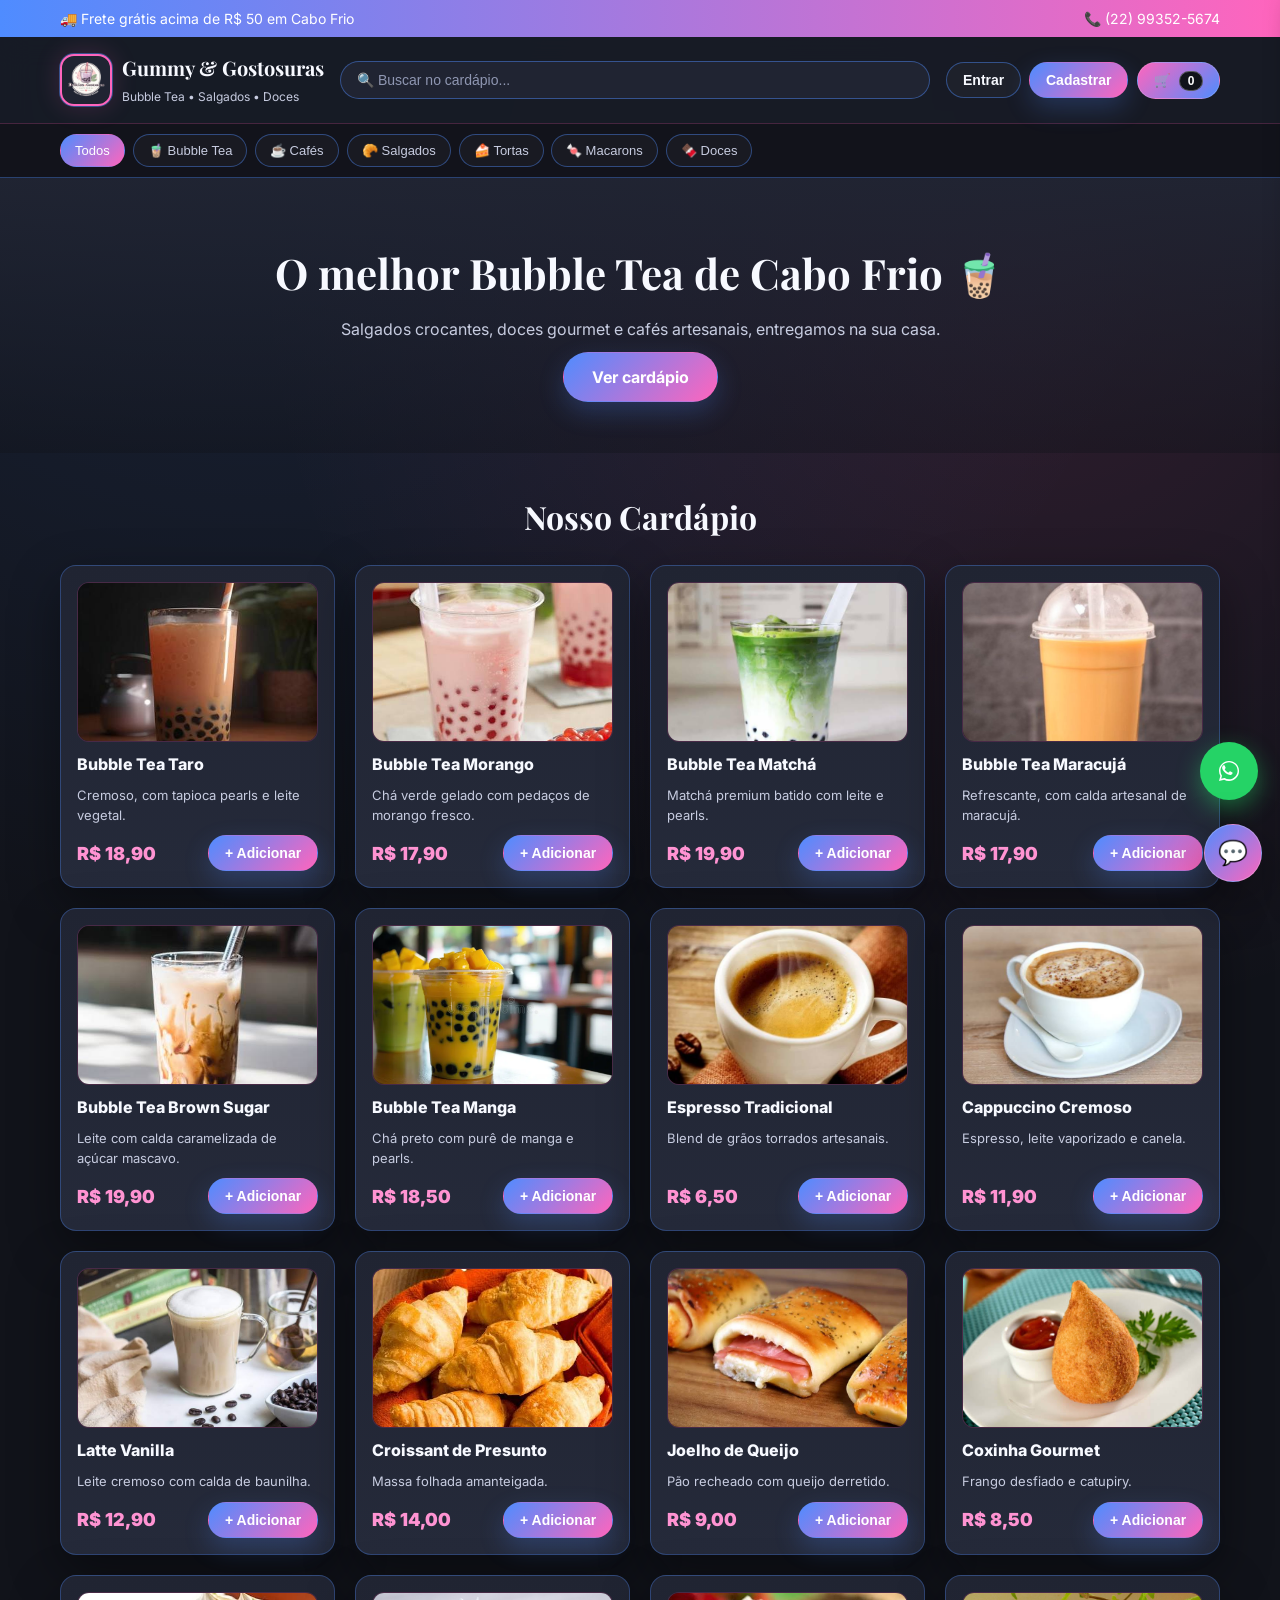
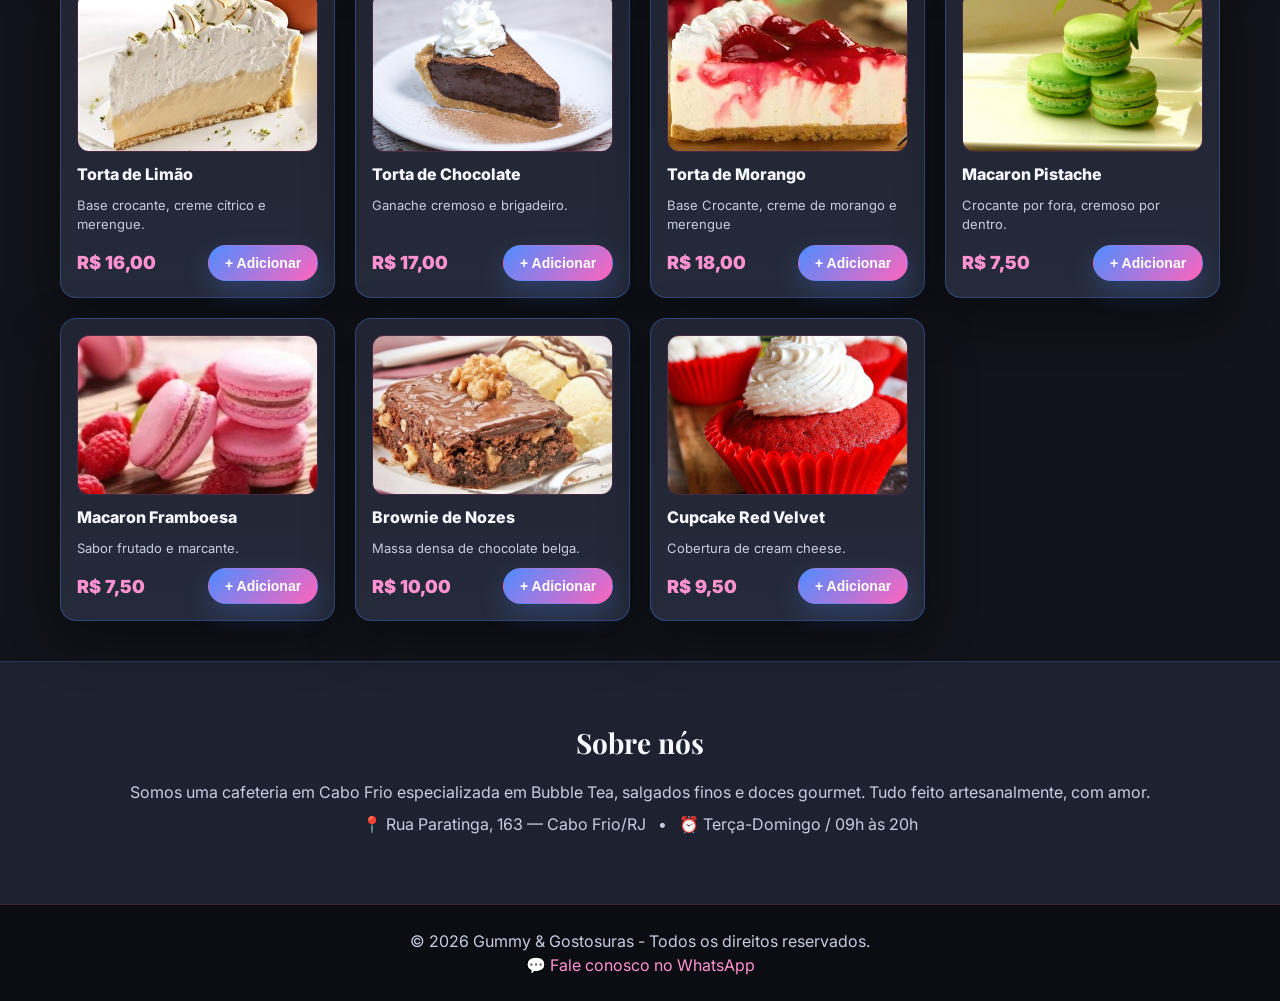
<file: index.html>
<!DOCTYPE html>
<html lang="pt-BR">

<!--HEAD-->
<head>
  <meta charset="UTF-8" />
  <meta name="viewport" content="width=device-width, initial-scale=1.0" />
  <meta name="description" content="Delícias & Gostosuras - Bubble Tea, cafés, salgados finos e doces gourmet em Cabo Frio." />
  <title>Gummy &amp; Gostosuras | Bubble Tea, Salgados Finos &amp; Doces Gourmet</title>
  <link rel="icon" type="image/x-icon" href="img/logo.png">
  <link rel="preconnect" href="https://fonts.googleapis.com" />
  <link rel="preconnect" href="https://fonts.gstatic.com" crossorigin />
  <link href="https://fonts.googleapis.com/css2?family=Playfair+Display:wght@700;900&family=Inter:wght@400;600;700;900&display=swap" rel="stylesheet" />
  <link rel="stylesheet" href="style.css" />
</head>

<!--TOPBAR(com promoção de frete e número de contato)-->
<body>
  <div class="topbar">
    <div class="container topbar-inner">
      <span>🚚 Frete grátis acima de R$ 50 em Cabo Frio</span>
      <span class="hide-mobile">📞 (22) 99352-5674</span>
    </div>
  </div>

<!--CABEÇALHO-->
  <header class="header">
    <div class="container header-inner">
      <a href="index.html" class="logo" aria-label="Voltar para a página inicial">
        <img class="logo-img" src="img/logo.png" alt="Logo Delícias & Gostosuras" onerror="this.style.display='none'; this.nextElementSibling.style.display='inline-flex';" />
        <span class="logo-fallback" aria-hidden="true">🧋</span>
        <div>
          <h1>Gummy &amp; Gostosuras</h1>
          <small>Bubble Tea • Salgados • Doces</small>
        </div>
      </a>

      <div class="search">
        <input type="text" id="search-input" placeholder="🔍 Buscar no cardápio..." />
      </div>

      <div class="header-actions">
        <button class="btn btn-ghost" id="btn-login" onclick="location.href='login.html'">Entrar</button>
        <button class="btn btn-primary" id="btn-cadastro" onclick="location.href='cadastro.html'">Cadastrar</button>

        <button class="btn btn-ghost hidden" id="btn-endereco" onclick="location.href='endereco.html'">📍 Meu endereço</button>
        <span class="user-name hidden" id="user-name"></span>
        <button class="btn btn-ghost hidden" id="btn-logout">Sair</button>

        <button class="cart-btn" id="cart-btn">
          🛒 <span class="cart-count" id="cart-count">0</span>
        </button>
      </div>
    </div>

<!--FILTRO DE CATEGORIAS-->
    <nav class="categories">
      <div class="container cat-inner">
        <button class="cat-btn active" data-cat="todos">Todos</button>
        <button class="cat-btn" data-cat="bubble">🧋 Bubble Tea</button>
        <button class="cat-btn" data-cat="cafe">☕ Cafés</button>
        <button class="cat-btn" data-cat="salgado">🥐 Salgados</button>
        <button class="cat-btn" data-cat="torta">🍰 Tortas</button>
        <button class="cat-btn" data-cat="macaron">🍬 Macarons</button>
        <button class="cat-btn" data-cat="doce">🍫 Doces</button>
      </div>
    </nav>
  </header>

<!--BANNER-->
  <section class="hero">
    <div class="container">
      <h2>O melhor Bubble Tea de Cabo Frio 🧋</h2>
      <p>Salgados crocantes, doces gourmet e cafés artesanais, entregamos na sua casa.</p>
      <a href="#cardapio" class="btn btn-primary btn-lg">Ver cardápio</a>
    </div>
  </section>

<!--CARDÁPIO(RENDERIZADO ATRÁVES DO JAVASCRIPT)-->
  <main class="container" id="cardapio">
    <h3 class="section-title">Nosso Cardápio</h3>
    <div class="product-grid" id="product-grid"></div>
  </main>

<!--SOBRE NÓS-->
  <section class="about">
    <div class="container">
      <h3>Sobre nós</h3>
      <p>Somos uma cafeteria em Cabo Frio especializada em Bubble Tea, salgados finos e doces gourmet. Tudo feito artesanalmente, com amor.</p>
      <p>📍 Rua Paratinga, 163 — Cabo Frio/RJ &nbsp; • &nbsp; ⏰ Terça-Domingo / 09h às 20h</p>
    </div>
  </section>

<!--RODAPÉ DA PÁGINA-->
  <footer class="footer">
    <div class="container">
      <p>© 2026 Gummy &amp; Gostosuras - Todos os direitos reservados.</p>
      <p><a href="https://wa.me/5522993525674" target="_blank" rel="noopener">💬 Fale conosco no WhatsApp</a></p>
    </div>
  </footer>

<!--"GAVETA" DO CARRINHO-->
  <aside class="cart-drawer" id="cart-drawer">
    <div class="cart-header">
      <h3>Sua sacola</h3>
      <button id="cart-close" aria-label="Fechar sacola">✕</button>
    </div>
    <div class="cart-body" id="cart-body"></div>
    <div class="cart-footer">
      <div class="cart-total">Total: <strong id="cart-total">R$ 0,00</strong></div>
      <button class="btn btn-primary btn-block" id="checkout-btn">Finalizar pedido</button>
    </div>
  </aside>
  <div class="cart-backdrop" id="cart-backdrop"></div>

<!--JANELA DE FINALIZAÇÃO DE PEDIDO-->
  <div class="modal" id="checkout-modal">
    <div class="modal-content">
      <div class="modal-header">
        <h3>Finalizar pedido</h3>
        <button id="checkout-close" aria-label="Fechar checkout">✕</button>
      </div>
      <div class="modal-body">
        <h4>📍 Endereço de entrega</h4>
        <div id="checkout-address" class="address-box">Carregando...</div>

        <h4>🚚 Tipo de entrega</h4>
        <label class="radio"><input type="radio" name="delivery" value="entrega" checked> Entrega (R$ 8,00)</label>
        <label class="radio"><input type="radio" name="delivery" value="retirada"> Retirar na loja (Grátis)</label>

        <h4>💳 Forma de pagamento</h4>
        <label class="radio"><input type="radio" name="payment" value="pix" checked> PIX</label>
        <label class="radio"><input type="radio" name="payment" value="credito_online"> Cartão de crédito online</label>
        <label class="radio"><input type="radio" name="payment" value="debito_online"> Cartão de débito online</label>
        <label class="radio"><input type="radio" name="payment" value="dinheiro_entrega"> Dinheiro na entrega</label>
        <label class="radio"><input type="radio" name="payment" value="cartao_entrega"> Cartão na entrega</label>

        <div class="payment-help" id="payment-help"></div>

        <h4>📝 Observações (opcional)</h4>
        <textarea id="checkout-notes" placeholder="Ex: sem cebola, troco pra R$ 50..."></textarea>

        <div class="checkout-summary">
          <div>Subtotal: <span id="sum-sub">R$ 0,00</span></div>
          <div>Frete: <span id="sum-frete">R$ 8,00</span></div>
          <div class="big">Total: <span id="sum-total">R$ 0,00</span></div>
        </div>

        <button class="btn btn-primary btn-block btn-lg" id="confirm-order">Confirmar pedido</button>
      </div>
    </div>
  </div>

<!--WHATSAPP-->
  <a class="wa-float"
     id="wa-float"
     href="https://wa.me/5522993525674?text=Ol%C3%A1!%20Quero%20fazer%20um%20pedido%20na%20Del%C3%ADcias%20%26%20Gostosuras"
     target="_blank"
     rel="noopener"
     aria-label="Falar no WhatsApp">
    <svg viewBox="0 0 32 32" width="30" height="30" aria-hidden="true">
      <path fill="#fff" d="M19.11 17.21c-.27-.14-1.59-.78-1.84-.87-.25-.09-.43-.14-.61.14-.18.27-.7.87-.86 1.05-.16.18-.32.2-.59.07-.27-.14-1.13-.42-2.16-1.34-.8-.71-1.34-1.59-1.5-1.86-.16-.27-.02-.42.12-.55.12-.12.27-.32.41-.48.14-.16.18-.27.27-.45.09-.18.05-.34-.02-.48-.07-.14-.61-1.47-.84-2.02-.22-.53-.45-.46-.61-.47l-.52-.01c-.18 0-.48.07-.73.34-.25.27-.96.94-.96 2.29 0 1.35.98 2.66 1.12 2.84.14.18 1.93 2.95 4.68 4.13.65.28 1.17.45 1.57.58.66.21 1.26.18 1.73.11.53-.08 1.59-.65 1.82-1.28.23-.63.23-1.17.16-1.28-.07-.12-.25-.18-.52-.32zM16.02 5.33c-5.9 0-10.69 4.79-10.69 10.69 0 1.89.5 3.74 1.44 5.36L5.33 26.67l5.46-1.42c1.57.86 3.35 1.31 5.23 1.31 5.9 0 10.69-4.79 10.69-10.69S21.92 5.33 16.02 5.33zm0 19.55c-1.67 0-3.31-.45-4.74-1.3l-.34-.2-3.24.84.86-3.16-.22-.36c-.94-1.5-1.43-3.22-1.43-5 0-5.04 4.1-9.14 9.14-9.14 2.44 0 4.74.95 6.46 2.68 1.73 1.73 2.68 4.03 2.68 6.46 0 5.04-4.1 9.14-9.14 9.14z"/>
    </svg>
  </a>

  <!--CHATBOT-->
  <section class="chatbot" id="chatbot" aria-label="Assistente IA de pedidos">
    <button class="chatbot-toggle" id="chatbot-toggle" aria-label="Abrir chat">💬</button>
    <div class="chatbot-window" id="chatbot-window">
      <div class="chatbot-header">
        <strong>🤖 Assistente IA</strong>
        <button id="chatbot-close" aria-label="Fechar chat">✕</button>
      </div>
      <div class="chatbot-messages" id="chatbot-messages"></div>
      <form class="chatbot-form" id="chatbot-form">
        <input id="chatbot-input" type="text" placeholder='Ex: "quero 2 bubble tea de taro e 1 croissant"' autocomplete="off" />
        <button type="submit">Enviar</button>
      </form>
    </div>
  </section>

<!--CONEXÃO COM JS-->
  <script src="script.js"></script>
</body>
</html>
</file>
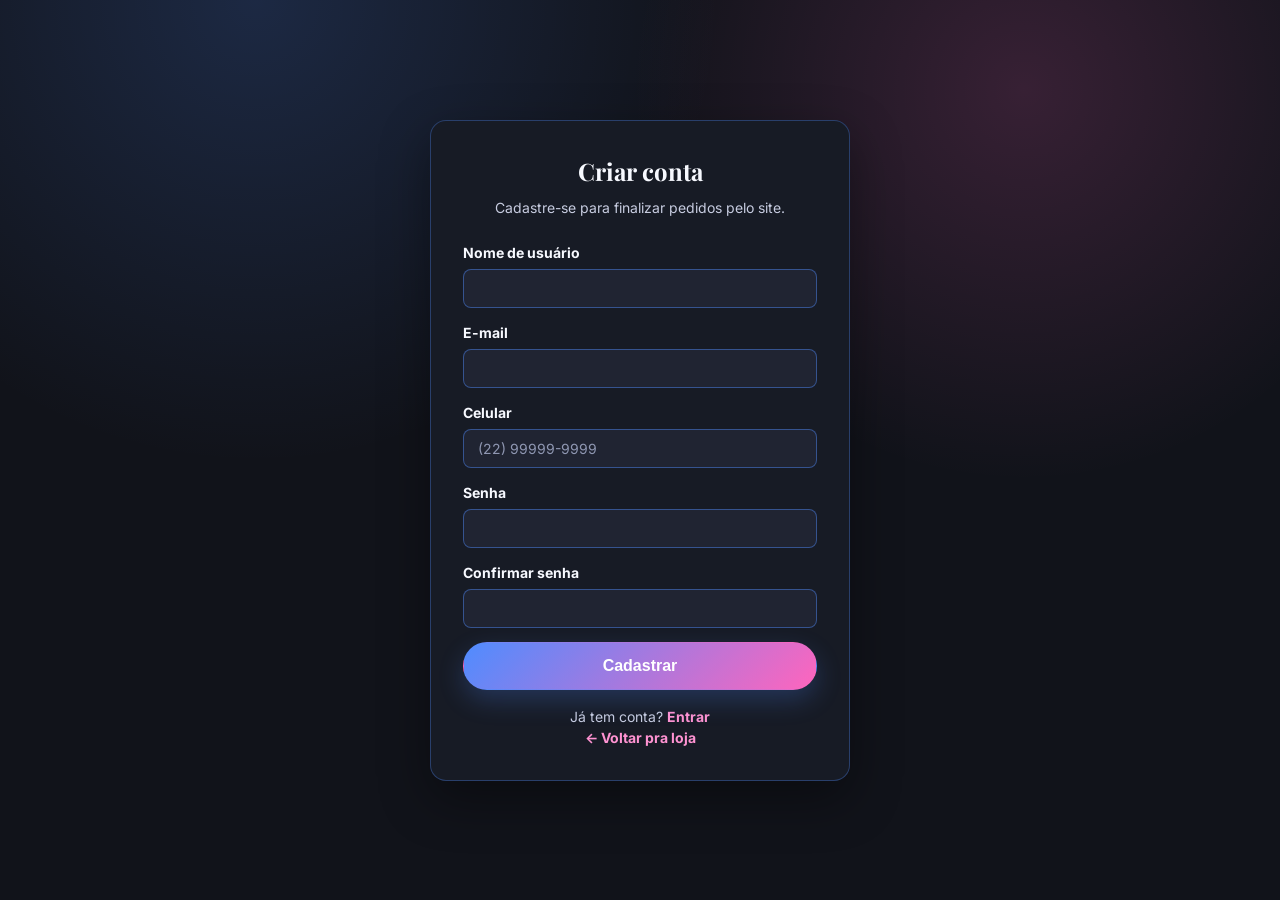
<file: cadastro.html>
<!DOCTYPE html>
<html lang="pt-BR">

<!--HEAD-->
<head>
  <meta charset="UTF-8" />
  <meta name="viewport" content="width=device-width, initial-scale=1.0" />
  <title>Cadastro | Delícias &amp; Gostosuras</title>
  <link rel="icon" type="image/x-icon" href="img/logo.png">
  <link rel="preconnect" href="https://fonts.googleapis.com" />
  <link href="https://fonts.googleapis.com/css2?family=Playfair+Display:wght@700&family=Inter:wght@400;600;700&display=swap" rel="stylesheet" />
  <link rel="stylesheet" href="style.css" />
</head>

<!--BODY-->
<body class="auth-page">
  <div class="auth-card">
    <h2>Criar conta</h2>
    <p class="subtitle">Cadastre-se para finalizar pedidos pelo site.</p>
    <div id="msg"></div>

<!--FORMULÁRIO DE CADASTRO-->
    <form id="cad-form">
      <div class="form-group">
        <label>Nome de usuário</label>
        <input type="text" name="nome" required minlength="2" maxlength="100" />
      </div>
      <div class="form-group">
        <label>E-mail</label>
        <input type="email" name="email" required maxlength="120" />
      </div>
      <div class="form-group">
        <label>Celular</label>
        <input type="tel" name="telefone" required placeholder="(22) 99999-9999" />
      </div>
      <div class="form-group">
        <label>Senha</label>
        <input type="password" name="senha" id="s1" required minlength="6" />
      </div>
      <div class="form-group">
        <label>Confirmar senha</label>
        <input type="password" name="senha2" id="s2" required minlength="6" />
      </div>
      <button class="btn btn-primary btn-block btn-lg" type="submit">Cadastrar</button>
    </form>

<!--LINKS DE NAVEGAÇÃO-->
    <div class="auth-links">
      <p>Já tem conta? <a href="login.html">Entrar</a></p>
      <p><a href="index.html">← Voltar pra loja</a></p>
    </div>
  </div>

<!--SCRIPT CONFERE SE AS DUAS SENHAS BATEM E ENVIA PARA O CADASTRO DE ENDEREÇO-->
  <script>
    document.querySelectorAll("button, .btn").forEach(btn => {
      btn.addEventListener("mousemove", (e) => {
        const r = btn.getBoundingClientRect();
        btn.style.transform = `translate(${((e.clientX-r.left)/r.width-.5)*8}px, ${((e.clientY-r.top)/r.height-.5)*8}px) scale(1.035)`;
      });
      btn.addEventListener("mouseleave", () => btn.style.transform = "translate(0,0) scale(1)");
    });

    document.getElementById("cad-form").addEventListener("submit", async (e) => {
      e.preventDefault();
      const msg = document.getElementById("msg");
      if (document.getElementById("s1").value !== document.getElementById("s2").value) {
        msg.innerHTML = `<div class="alert alert-error">As senhas não coincidem</div>`;
        return;
      }
      const data = new FormData(e.target);
      try {
        const res = await fetch("php/register.php", { method: "POST", body: data });
        const json = await res.json();
        if (json.ok) {
          msg.innerHTML = `<div class="alert alert-success">Cadastro feito! Agora cadastre seu endereço.</div>`;
          setTimeout(() => location.href = "endereco.html", 1200);
        } else {
          msg.innerHTML = `<div class="alert alert-error">${json.error || "Erro"}</div>`;
        }
      } catch (e) {
        msg.innerHTML = `<div class="alert alert-error">Erro de conexão</div>`;
      }
    });
  </script>
</body>
</html>
</file>
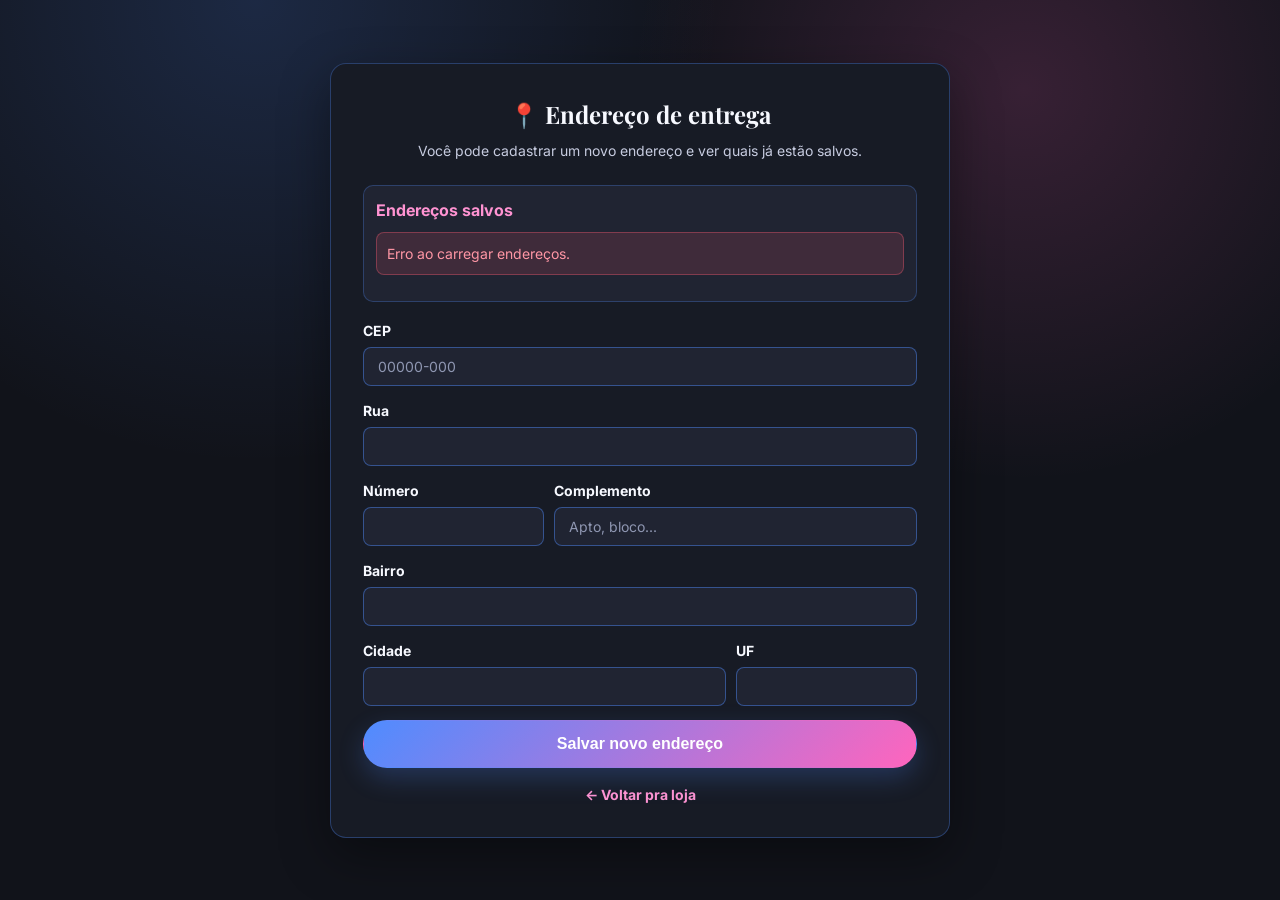
<file: endereco.html>
<!DOCTYPE html>
<html lang="pt-BR">

<!--HEAD-->
<head>
  <meta charset="UTF-8" />
  <meta name="viewport" content="width=device-width, initial-scale=1.0" />
  <title>Meu endereço | Delícias &amp; Gostosuras</title>
  <link rel="icon" type="image/x-icon" href="img/logo.png">
  <link href="https://fonts.googleapis.com/css2?family=Playfair+Display:wght@700&family=Inter:wght@400;600;700&display=swap" rel="stylesheet" />
  <link rel="stylesheet" href="style.css" />
</head>

<!--BODY-->
<body class="auth-page">
  <div class="auth-card" style="max-width:620px">
    <h2>📍 Endereço de entrega</h2>
    <p class="subtitle">Você pode cadastrar um novo endereço e ver quais já estão salvos.</p>

<!--RENDERIZA OS ENDEREÇOS SALVOS-->
    <div class="saved-addresses">
      <h3>Endereços salvos</h3>
      <div id="address-list">Carregando...</div>
    </div>

    <div id="msg"></div>

<!--FORMULÁRIO PARA CADASTRAR NOVO ENDEREÇO-->
    <form id="f">
      <div class="form-group">
        <label>CEP</label>
        <input type="text" name="cep" id="cep" required maxlength="9" placeholder="00000-000" />
      </div>
      <div class="form-group">
        <label>Rua</label>
        <input type="text" name="rua" id="rua" required />
      </div>
      <div style="display:flex;gap:10px;flex-wrap:wrap">
        <div class="form-group" style="flex:1;min-width:120px">
          <label>Número</label>
          <input type="text" name="numero" required />
        </div>
        <div class="form-group" style="flex:2;min-width:180px">
          <label>Complemento</label>
          <input type="text" name="complemento" placeholder="Apto, bloco..." />
        </div>
      </div>
      <div class="form-group">
        <label>Bairro</label>
        <input type="text" name="bairro" id="bairro" required />
      </div>
      <div style="display:flex;gap:10px;flex-wrap:wrap">
        <div class="form-group" style="flex:2;min-width:180px">
          <label>Cidade</label>
          <input type="text" name="cidade" id="cidade" required />
        </div>
        <div class="form-group" style="flex:1;min-width:90px">
          <label>UF</label>
          <input type="text" name="uf" id="uf" required maxlength="2" />
        </div>
      </div>
      <button class="btn btn-primary btn-block btn-lg" type="submit">Salvar novo endereço</button>
    </form>

  <!--LINKS DE NAVEGAÇÃO-->
    <div class="auth-links"><p><a href="index.html">← Voltar pra loja</a></p></div>
  </div>


<!--SCRIPT PEGA OS ENDEREÇOS SALVOS E INCLUI ACIMA DO FORMULÁRIO-->
  <script>
    function enableMotion() {
      document.querySelectorAll("button, .btn").forEach(btn => {
        if (btn.dataset.motionReady) return;
        btn.dataset.motionReady = "1";
        btn.addEventListener("mousemove", (e) => {
          const r = btn.getBoundingClientRect();
          btn.style.transform = `translate(${((e.clientX-r.left)/r.width-.5)*8}px, ${((e.clientY-r.top)/r.height-.5)*8}px) scale(1.035)`;
        });
        btn.addEventListener("mouseleave", () => btn.style.transform = "translate(0,0) scale(1)");
      });
    }
    async function loadAddresses() {
      const list = document.getElementById("address-list");
      try {
        const res = await fetch("php/get_addresses.php");
        const json = await res.json();
        if (!json.ok) {
          list.innerHTML = `<div class="alert alert-error">${json.error || "Faça login para ver seus endereços."}</div>`;
          return;
        }
        if (!json.addresses.length) {
          list.innerHTML = `<p style="color:var(--muted)">Nenhum endereço salvo ainda.</p>`;
          return;
        }
        list.innerHTML = json.addresses.map(a => `
          <div class="address-item">
            <strong>${a.rua}, ${a.numero}</strong><br>
            ${a.complemento ? a.complemento + "<br>" : ""}
            ${a.bairro} — ${a.cidade}/${a.uf}<br>
            CEP ${a.cep}
          </div>
        `).join("");
      } catch (e) {
        list.innerHTML = `<div class="alert alert-error">Erro ao carregar endereços.</div>`;
      }
    }

    document.getElementById("cep").addEventListener("blur", async (e) => {
      const cep = e.target.value.replace(/\D/g, "");
      if (cep.length !== 8) return;
      try {
        const res = await fetch(`https://viacep.com.br/ws/${cep}/json/`);
        const d = await res.json();
        if (d.erro) return;
        document.getElementById("rua").value = d.logradouro || "";
        document.getElementById("bairro").value = d.bairro || "";
        document.getElementById("cidade").value = d.localidade || "";
        document.getElementById("uf").value = d.uf || "";
      } catch (e) {}
    });

    document.getElementById("f").addEventListener("submit", async (e) => {
      e.preventDefault();
      const data = new FormData(e.target);
      const msg = document.getElementById("msg");
      try {
        const res = await fetch("php/save_address.php", { method: "POST", body: data });
        const json = await res.json();
        if (json.ok) {
          msg.innerHTML = `<div class="alert alert-success">Endereço salvo!</div>`;
          e.target.reset();
          loadAddresses();
        } else {
          msg.innerHTML = `<div class="alert alert-error">${json.error || "Erro"}</div>`;
        }
      } catch (e) {
        msg.innerHTML = `<div class="alert alert-error">Erro de conexão</div>`;
      }
    });

    loadAddresses();
    enableMotion();
  </script>
</body>
</html>
</file>
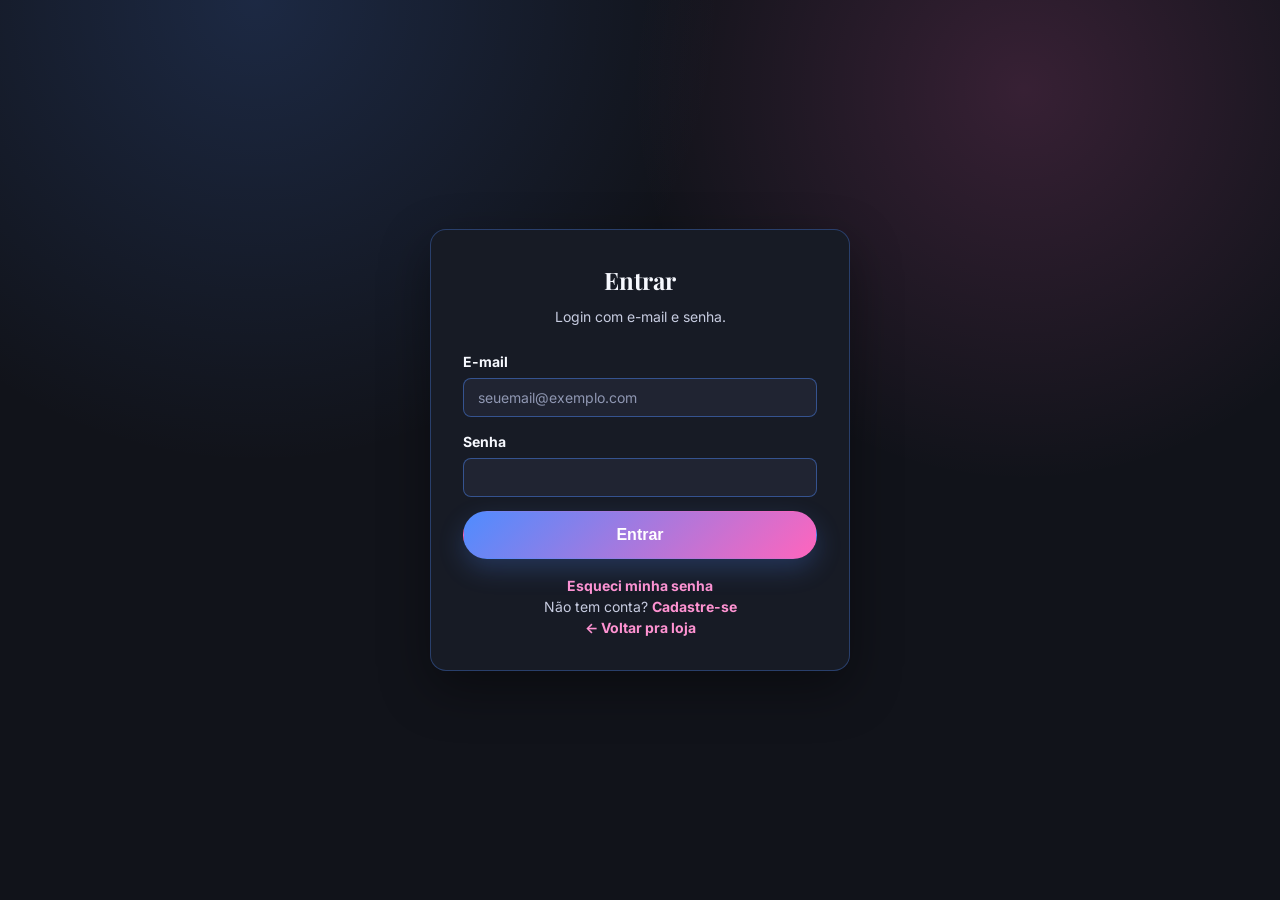
<file: login.html>
<!DOCTYPE html>
<html lang="pt-BR">

<!--HEAD-->
<head>
  <meta charset="UTF-8" />
  <meta name="viewport" content="width=device-width, initial-scale=1.0" />
  <title>Entrar | Delícias &amp; Gostosuras</title>
  <link rel="icon" type="image/x-icon" href="img/logo.png">
  <link rel="preconnect" href="https://fonts.googleapis.com" />
  <link href="https://fonts.googleapis.com/css2?family=Playfair+Display:wght@700&family=Inter:wght@400;600;700&display=swap" rel="stylesheet" />
  <link rel="stylesheet" href="style.css" />
</head>

<!--BODY-->
<body class="auth-page">
  <div class="auth-card">
    <h2>Entrar</h2>
    <p class="subtitle">Login com e-mail e senha.</p>
    <div id="msg"></div>

<!--FORMULÁRIO COM EMAIL E SENHA-->
    <form id="login-form">
      <div class="form-group">
        <label>E-mail</label>
        <input type="email" name="email" required maxlength="120" placeholder="seuemail@exemplo.com" />
      </div>
      <div class="form-group">
        <label>Senha</label>
        <input type="password" name="senha" required minlength="6" />
      </div>
      <button class="btn btn-primary btn-block btn-lg" type="submit">Entrar</button>
    </form>

<!--LINKS DE NAVEGAÇÃO-->
    <div class="auth-links">
      <p><a href="recuperar.html">Esqueci minha senha</a></p>
      <p>Não tem conta? <a href="cadastro.html">Cadastre-se</a></p>
      <p><a href="index.html">← Voltar pra loja</a></p>
    </div>
  </div>

<!--SCRIPT FAZ FETCH("php/login.php") E SE O LOGIN FUNCIONAR VOLTA PARA A PÁGINA PRINCIPAL-->
  <script>
    function enablePageButtonMotion() {
      document.querySelectorAll("button, .btn").forEach(btn => {
        btn.addEventListener("mousemove", (e) => {
          const r = btn.getBoundingClientRect();
          const x = (e.clientX - r.left) / r.width - .5;
          const y = (e.clientY - r.top) / r.height - .5;
          btn.style.transform = `translate(${x * 8}px, ${y * 8}px) scale(1.035)`;
        });
        btn.addEventListener("mouseleave", () => btn.style.transform = "translate(0,0) scale(1)");
      });
    }
    enablePageButtonMotion();

    document.getElementById("login-form").addEventListener("submit", async (e) => {
      e.preventDefault();
      const data = new FormData(e.target);
      const msg = document.getElementById("msg");
      try {
        const res = await fetch("php/login.php", { method: "POST", body: data });
        const json = await res.json();
        if (json.ok) {
          msg.innerHTML = `<div class="alert alert-success">Login feito! Redirecionando...</div>`;
          setTimeout(() => location.href = "index.html", 900);
        } else {
          msg.innerHTML = `<div class="alert alert-error">${json.error || "Erro"}</div>`;
        }
      } catch (e) {
        msg.innerHTML = `<div class="alert alert-error">Erro de conexão com servidor</div>`;
      }
    });
  </script>
</body>
</html>
</file>
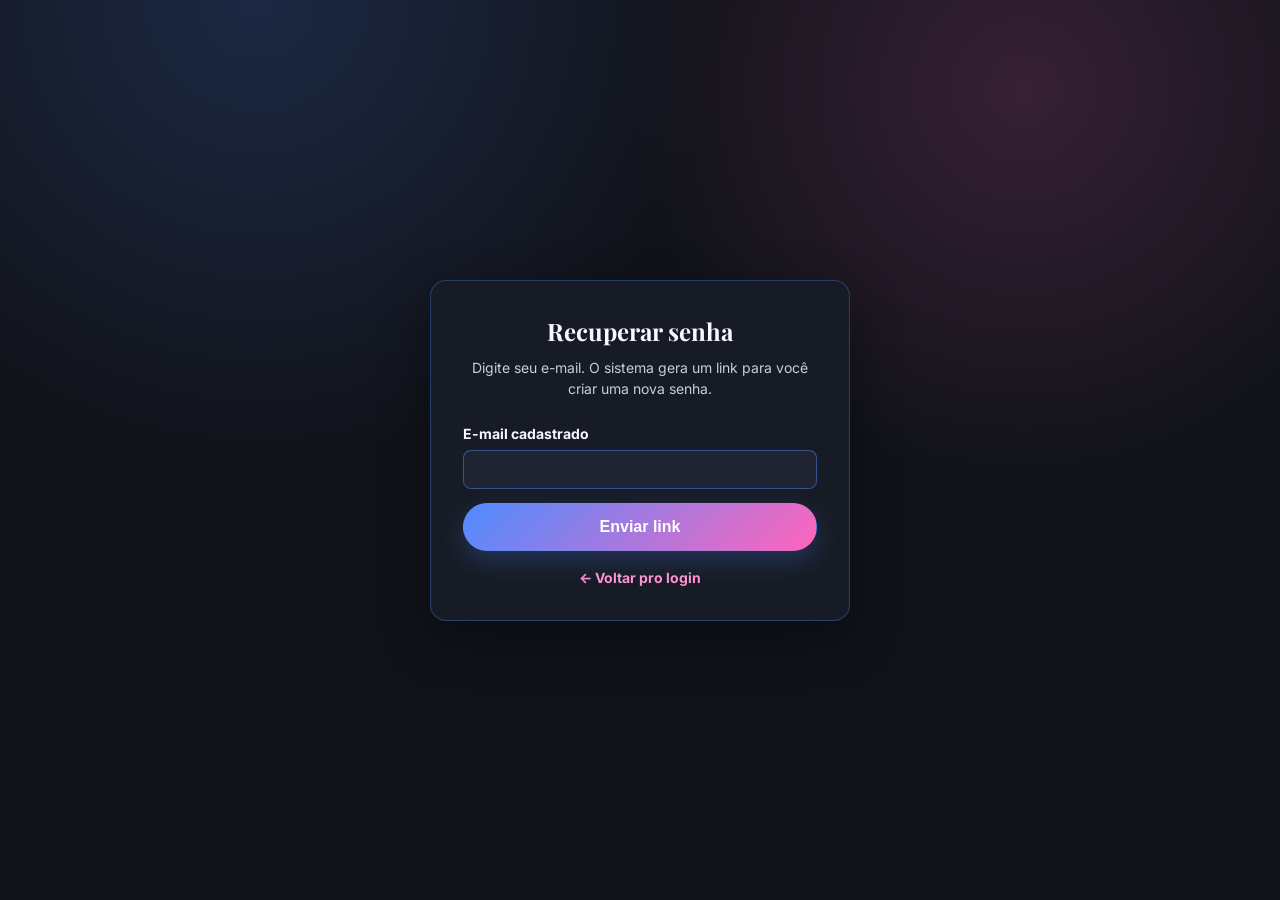
<file: recuperar.html>
<!DOCTYPE html>
<html lang="pt-BR">

<!--HEAD-->
<head>
  <meta charset="UTF-8" />
  <meta name="viewport" content="width=device-width, initial-scale=1.0" />
  <title>Recuperar senha | Delícias &amp; Gostosuras</title>
  <link rel="icon" type="image/x-icon" href="img/logo.png">
  <link href="https://fonts.googleapis.com/css2?family=Playfair+Display:wght@700&family=Inter:wght@400;600;700&display=swap" rel="stylesheet" />
  <link rel="stylesheet" href="style.css" />
</head>

<!--BODY -->
<body class="auth-page">
  <div class="auth-card">
    <h2>Recuperar senha</h2>
    <p class="subtitle">Digite seu e-mail. O sistema gera um link para você criar uma nova senha.</p>
    <div id="msg"></div>

<!--FORMULÁRIO PARA RECUPERAR SENHA-->
    <form id="f">
      <div class="form-group">
        <label>E-mail cadastrado</label>
        <input type="email" name="email" required />
      </div>
      <button class="btn btn-primary btn-block btn-lg" type="submit">Enviar link</button>
    </form>

    <!--LINKS DE NAVEGAÇÃO-->
    <div class="auth-links"><p><a href="login.html">← Voltar pro login</a></p></div>
  </div>

<!--
OQUE O SCRIPT DEVERIA FAZER:
1- Envia para `php/forgot.php`
2- Backend gera um token 
3- Grava na tabela "password_resets"
4- Envia o e-mail
-->
  <script>
    document.querySelectorAll("button, .btn").forEach(btn => {
      btn.addEventListener("mousemove", (e) => {
        const r = btn.getBoundingClientRect();
        btn.style.transform = `translate(${((e.clientX-r.left)/r.width-.5)*8}px, ${((e.clientY-r.top)/r.height-.5)*8}px) scale(1.035)`;
      });
      btn.addEventListener("mouseleave", () => btn.style.transform = "translate(0,0) scale(1)");
    });

    document.getElementById("f").addEventListener("submit", async (e) => {
      e.preventDefault();
      const data = new FormData(e.target);
      const msg = document.getElementById("msg");
      try {
        const res = await fetch("php/forgot.php", { method: "POST", body: data });
        const json = await res.json();
        if (json.ok) {
          let extra = "";
          if (json.debug_link) {
            extra = `<p style="margin-top:8px"><strong>Modo teste:</strong> <a href="${json.debug_link}">clique aqui para redefinir</a></p>`;
          }
          msg.innerHTML = `<div class="alert alert-success">Se este e-mail existir, o link foi gerado. Confira entrada e spam.${extra}</div>`;
        } else {
          msg.innerHTML = `<div class="alert alert-error">${json.error || "Erro"}</div>`;
        }
      } catch (e) {
        msg.innerHTML = `<div class="alert alert-error">Erro de conexão</div>`;
      }
    });
  </script>
</body>
</html>
</file>
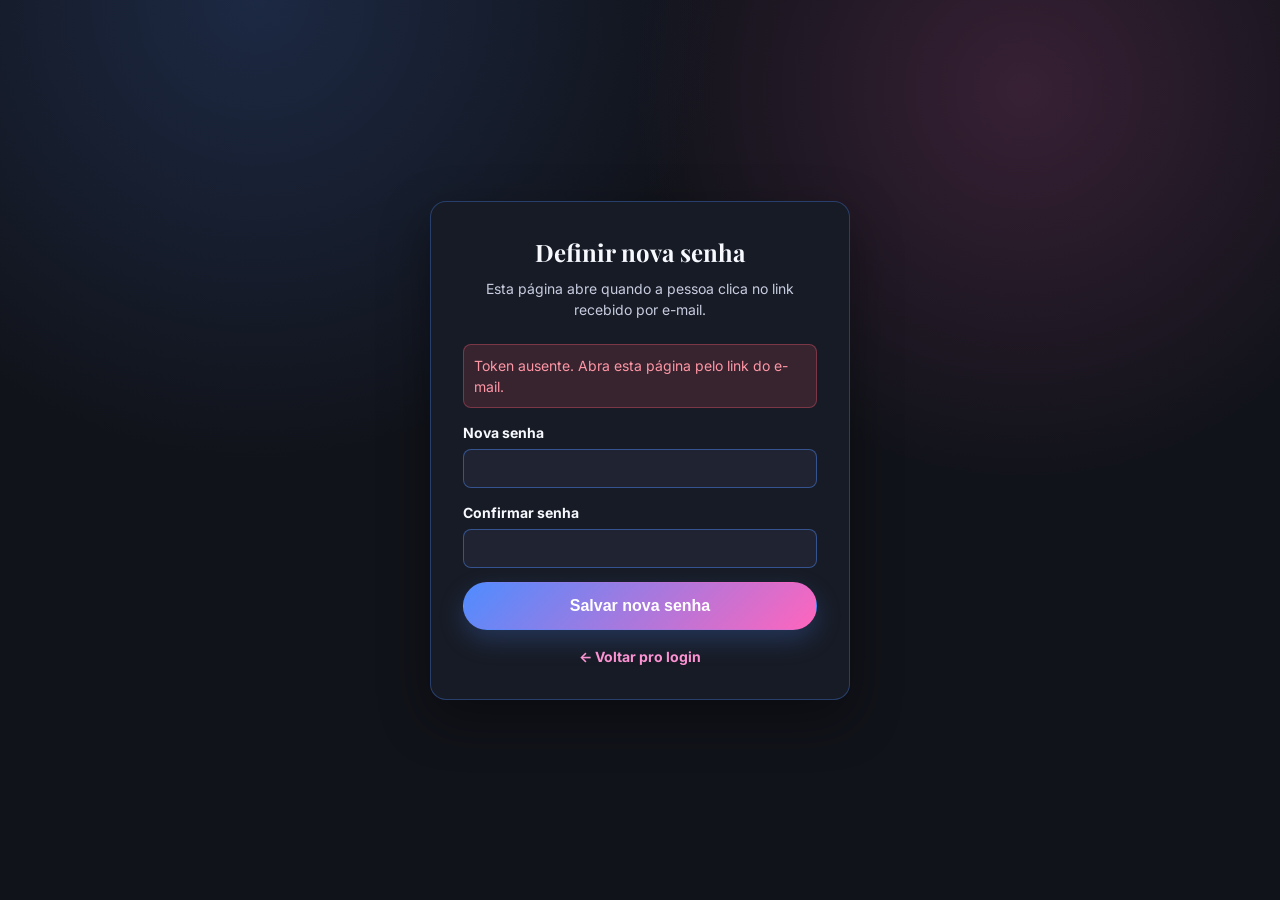
<file: redefinir.html>
<!DOCTYPE html>
<html lang="pt-BR">

<!--HEAD-->
<head>
  <meta charset="UTF-8" />
  <meta name="viewport" content="width=device-width, initial-scale=1.0" />
  <title>Nova senha | Delícias &amp; Gostosuras</title>
  <link href="https://fonts.googleapis.com/css2?family=Playfair+Display:wght@700&family=Inter:wght@400;600;700&display=swap" rel="stylesheet" />
  <link rel="stylesheet" href="style.css" />
</head>

<!--BODY-->
<body class="auth-page">
  <div class="auth-card">
    <h2>Definir nova senha</h2>
    <p class="subtitle">Esta página abre quando a pessoa clica no link recebido por e-mail.</p>
    <div id="msg"></div>
<!--FORMULÁRIO DE REDEFINIÇÃO DE SENHA-->
    <form id="f">
      <div class="form-group">
        <label>Nova senha</label>
        <input type="password" name="senha" id="s1" required minlength="6" />
      </div>
      <div class="form-group">
        <label>Confirmar senha</label>
        <input type="password" name="senha2" id="s2" required minlength="6" />
      </div>
      <button class="btn btn-primary btn-block btn-lg" type="submit">Salvar nova senha</button>
    </form>

<!--LINKS DE NAVEGAÇÃO-->
    <div class="auth-links"><p><a href="login.html">← Voltar pro login</a></p></div>
  </div>

<!--
OQUE O SCRIPT DEVERIA FAZER:
1. Pegar o token da URL (ex: redefinir.html?token=abc123)
2. Verificar se as senhas digitadas são iguais
3. Enviar a nova senha e o token para o backend (php/reset.php)
4. Mostrar mensagens de sucesso ou erro com base na resposta do backend  
-->
  <script>
    const params = new URLSearchParams(location.search);
    const token = params.get("token");
    if (!token) document.getElementById("msg").innerHTML = `<div class="alert alert-error">Token ausente. Abra esta página pelo link do e-mail.</div>`;

    document.querySelectorAll("button, .btn").forEach(btn => {
      btn.addEventListener("mousemove", (e) => {
        const r = btn.getBoundingClientRect();
        btn.style.transform = `translate(${((e.clientX-r.left)/r.width-.5)*8}px, ${((e.clientY-r.top)/r.height-.5)*8}px) scale(1.035)`;
      });
      btn.addEventListener("mouseleave", () => btn.style.transform = "translate(0,0) scale(1)");
    });

    document.getElementById("f").addEventListener("submit", async (e) => {
      e.preventDefault();
      const msg = document.getElementById("msg");
      if (document.getElementById("s1").value !== document.getElementById("s2").value) {
        msg.innerHTML = `<div class="alert alert-error">Senhas diferentes</div>`;
        return;
      }
      const data = new FormData(e.target);
      data.append("token", token || "");
      try {
        const res = await fetch("php/reset.php", { method: "POST", body: data });
        const json = await res.json();
        if (json.ok) {
          msg.innerHTML = `<div class="alert alert-success">Senha alterada! Redirecionando...</div>`;
          setTimeout(() => location.href = "login.html", 1400);
        } else {
          msg.innerHTML = `<div class="alert alert-error">${json.error || "Token inválido ou expirado"}</div>`;
        }
      } catch (e) {
        msg.innerHTML = `<div class="alert alert-error">Erro de conexão</div>`;
      }
    });
  </script>
</body>
</html>
</file>
<file: style.css>
/*APARÊNCIA E MODELAGEM GERAL DO SITE*/
:root {
  --bg: #11131a;
  --bg-soft: #171b25;
  --bg-card: #202432;
  --bg-card-2: #252a3a;
  --border: #3a7dff;
  --border-2: #ff65bd;
  --text: #f7f9ff;
  --text-soft: #c7cce0;
  --muted: #8f97b2;
  --primary: #4f8cff;
  --primary-light: #76a8ff;
  --pink: #ff65bd;
  --pink-light: #ff93d2;
  --success: #4ade80;
  --danger: #ff5d73;
  --white: #ffffff;
  --shadow: 0 18px 50px rgba(0, 0, 0, .38);
  --glow: 0 0 0 1px rgba(79, 140, 255, .45), 0 0 26px rgba(255, 101, 189, .18);
  --radius: 16px;
}

* { box-sizing: border-box; margin: 0; padding: 0; }
html { scroll-behavior: smooth; }
body {
  font-family: 'Inter', system-ui, sans-serif;
  background:
    radial-gradient(circle at 20% 0%, rgba(79, 140, 255, .14), transparent 34%),
    radial-gradient(circle at 80% 10%, rgba(255, 101, 189, .13), transparent 30%),
    var(--bg);
  color: var(--text);
  line-height: 1.5;
}
a { color: inherit; text-decoration: none; }
.hidden { display: none !important; }
.container { max-width: 1200px; margin: 0 auto; padding: 0 20px; }

.topbar {
  background: linear-gradient(90deg, var(--primary), var(--pink));
  color: var(--white);
  font-size: 14px;
}
.topbar-inner { display: flex; justify-content: space-between; padding: 8px 20px; }
@media (max-width: 600px) { .hide-mobile { display: none; } }

.header {
  background: rgba(23, 27, 37, .94);
  border-bottom: 1px solid rgba(79, 140, 255, .35);
  position: sticky;
  top: 0;
  z-index: 100;
  backdrop-filter: blur(14px);
}
.header-inner { display: flex; align-items: center; gap: 16px; padding: 16px 20px; flex-wrap: wrap; }
.logo { display: flex; align-items: center; gap: 10px; min-width: 240px; }
.logo-img {
  width: 52px;
  height: 52px;
  object-fit: cover;
  border-radius: 14px;
  border: 2px solid var(--border-2);
  box-shadow: var(--glow);
  background: var(--bg-card);
}
.logo-fallback {
  display: none;
  width: 52px;
  height: 52px;
  align-items: center;
  justify-content: center;
  font-size: 30px;
  border-radius: 14px;
  border: 2px solid var(--border-2);
  background: var(--bg-card);
}
.logo h1 { font-family: 'Playfair Display', serif; font-size: 20px; color: var(--text); letter-spacing: 0; }
.logo small { color: var(--text-soft); font-size: 12px; }

.search { flex: 1; min-width: 200px; }
.search input,
.form-group input,
textarea {
  color: var(--text);
  background: var(--bg-card);
  border: 1px solid rgba(79, 140, 255, .45);
}
.search input {
  width: 100%;
  padding: 10px 16px;
  border-radius: 999px;
  font-size: 14px;
}
.search input::placeholder,
.form-group input::placeholder,
textarea::placeholder { color: var(--muted); }
.search input:focus,
.form-group input:focus,
textarea:focus {
  outline: none;
  border-color: var(--pink-light);
  box-shadow: var(--glow);
}

.header-actions { display: flex; align-items: center; gap: 8px; flex-wrap: wrap; }
.user-name { font-weight: 700; color: var(--pink-light); font-size: 14px; }

.btn,
.cart-btn,
.cat-btn,
.qty-btn,
.chatbot-toggle,
.chatbot-form button {
  transform: translate(0, 0) scale(1);
  transition: transform .18s ease, background .18s ease, border-color .18s ease, box-shadow .18s ease, color .18s ease;
  will-change: transform;
}
.btn {
  padding: 9px 16px;
  border-radius: 999px;
  border: 1px solid transparent;
  font-weight: 700;
  cursor: pointer;
  font-size: 14px;
}
.btn-primary {
  background: linear-gradient(135deg, var(--primary), var(--pink));
  color: var(--white);
  box-shadow: 0 10px 26px rgba(79, 140, 255, .24);
}
.btn-primary:hover {
  background: linear-gradient(135deg, var(--primary-light), var(--pink-light));
  box-shadow: 0 16px 34px rgba(255, 101, 189, .28);
}
.btn-ghost {
  background: rgba(255,255,255,.03);
  color: var(--text);
  border-color: rgba(79, 140, 255, .45);
}
.btn-ghost:hover {
  background: rgba(118, 168, 255, .13);
  border-color: var(--pink-light);
  color: var(--white);
}
.btn-lg { padding: 14px 28px; font-size: 16px; }
.btn-block { width: 100%; }
.btn-danger { background: var(--danger); color: var(--white); }

.cart-btn {
  background: linear-gradient(135deg, var(--pink), var(--primary));
  color: var(--white);
  border: 1px solid rgba(255,255,255,.16);
  padding: 10px 16px;
  border-radius: 999px;
  cursor: pointer;
  font-weight: 800;
  position: relative;
}
.cart-btn:hover { background: linear-gradient(135deg, var(--pink-light), var(--primary-light)); }
.cart-count {
  background: var(--bg);
  color: var(--white);
  border: 1px solid rgba(255,255,255,.3);
  border-radius: 999px;
  padding: 2px 8px;
  font-size: 12px;
  margin-left: 4px;
}

.categories {
  border-top: 1px solid rgba(255, 101, 189, .22);
  background: rgba(17, 19, 26, .78);
  overflow-x: auto;
}
.cat-inner { display: flex; gap: 8px; padding: 10px 20px; }
.cat-btn {
  background: rgba(255,255,255,.03);
  border: 1px solid rgba(79, 140, 255, .42);
  padding: 8px 14px;
  border-radius: 999px;
  cursor: pointer;
  white-space: nowrap;
  font-size: 13px;
  color: var(--text-soft);
}
.cat-btn:hover { background: rgba(118, 168, 255, .12); border-color: var(--pink-light); color: var(--text); }
.cat-btn.active { background: linear-gradient(135deg, var(--primary), var(--pink)); color: var(--white); border-color: transparent; }

.hero {
  text-align: center;
  padding: 64px 20px;
  background: linear-gradient(180deg, rgba(32, 36, 50, .95), rgba(17, 19, 26, .4));
}
.hero h2 { font-family: 'Playfair Display', serif; font-size: 42px; color: var(--text); margin-bottom: 12px; letter-spacing: 0; }
.hero p { color: var(--text-soft); margin-bottom: 24px; }

.section-title {
  font-family: 'Playfair Display', serif;
  font-size: 32px;
  color: var(--text);
  text-align: center;
  margin: 40px 0 24px;
  letter-spacing: 0;
}
.product-grid {
  display: grid;
  grid-template-columns: repeat(auto-fill, minmax(240px, 1fr));
  gap: 20px;
  padding-bottom: 40px;
}
.product-card {
  background: linear-gradient(180deg, var(--bg-card), var(--bg-card-2));
  border: 1px solid rgba(79, 140, 255, .32);
  border-radius: var(--radius);
  padding: 16px;
  display: flex;
  flex-direction: column;
  gap: 10px;
  box-shadow: var(--shadow);
  transition: transform .2s, border-color .2s, box-shadow .2s;
}
.product-card:hover { transform: translateY(-4px); border-color: var(--pink-light); box-shadow: var(--glow), var(--shadow); }
.product-img {
  width: 100%;
  height: 160px;
  border-radius: 12px;
  background: #151924;
  display: flex;
  align-items: center;
  justify-content: center;
  font-size: 64px;
  overflow: hidden;
  border: 1px solid rgba(255, 101, 189, .22);
}
.product-img img { width: 100%; height: 100%; object-fit: cover; }
.product-name { font-weight: 800; font-size: 16px; color: var(--text); }
.product-desc { color: var(--text-soft); font-size: 13px; flex: 1; }
.product-foot { display: flex; justify-content: space-between; align-items: center; gap: 10px; }
.product-price { font-weight: 900; font-size: 18px; color: var(--pink-light); }

.about { background: rgba(32, 36, 50, .92); padding: 60px 20px; text-align: center; border-top: 1px solid rgba(79, 140, 255, .2); }
.about h3 { font-family: 'Playfair Display', serif; font-size: 28px; color: var(--text); margin-bottom: 16px; }
.about p { color: var(--text-soft); margin-bottom: 8px; }
.footer { background: #0b0d13; color: var(--text-soft); text-align: center; padding: 24px; border-top: 1px solid rgba(255, 101, 189, .22); }
.footer a { color: var(--pink-light); }

.cart-drawer {
  position: fixed;
  top: 0;
  right: -420px;
  width: 400px;
  max-width: 100vw;
  height: 100vh;
  background: var(--bg-soft);
  display: flex;
  flex-direction: column;
  box-shadow: -4px 0 28px rgba(0,0,0,.45);
  z-index: 1000;
  transition: right .3s;
  border-left: 1px solid rgba(255, 101, 189, .28);
}
.cart-drawer.open { right: 0; }
.cart-backdrop { position: fixed; inset: 0; background: rgba(0,0,0,.62); z-index: 999; display: none; }
.cart-backdrop.open { display: block; }
.cart-header { display: flex; justify-content: space-between; padding: 16px; border-bottom: 1px solid rgba(79, 140, 255, .28); }
.cart-header button,
.modal-header button,
.chatbot-header button { background: none; border: none; color: var(--text); font-size: 20px; cursor: pointer; }
.cart-body { flex: 1; overflow-y: auto; padding: 16px; }
.cart-item { display: flex; gap: 10px; padding: 10px 0; border-bottom: 1px solid rgba(79, 140, 255, .2); }
.cart-item .qty-btn {
  background: var(--bg-card);
  color: var(--text);
  border: 1px solid rgba(79, 140, 255, .4);
  width: 28px;
  height: 28px;
  border-radius: 50%;
  cursor: pointer;
}
.cart-footer { padding: 16px; border-top: 1px solid rgba(255, 101, 189, .28); }
.cart-total { margin-bottom: 12px; text-align: right; font-size: 16px; }

.modal {
  position: fixed;
  inset: 0;
  background: rgba(0,0,0,.68);
  display: none;
  align-items: center;
  justify-content: center;
  z-index: 2000;
  padding: 20px;
}
.modal.open { display: flex; }
.modal-content {
  background: var(--bg-soft);
  border: 1px solid rgba(255, 101, 189, .32);
  border-radius: var(--radius);
  width: 100%;
  max-width: 560px;
  max-height: 90vh;
  overflow-y: auto;
  box-shadow: var(--shadow);
}
.modal-header { display: flex; justify-content: space-between; padding: 16px; border-bottom: 1px solid rgba(79, 140, 255, .28); }
.modal-body { padding: 20px; }
.modal-body h4 { margin: 16px 0 8px; color: var(--pink-light); }
.address-box,
.payment-help,
.saved-addresses,
.checkout-summary {
  padding: 12px;
  background: var(--bg-card);
  border: 1px solid rgba(79, 140, 255, .28);
  border-radius: 10px;
  font-size: 14px;
}
.payment-help { margin-top: 10px; color: var(--text-soft); }
.payment-help strong { color: var(--text); }
.payment-help code { color: var(--pink-light); word-break: break-all; }
.radio { display: block; padding: 8px 0; cursor: pointer; color: var(--text-soft); }
.radio input { margin-right: 8px; accent-color: var(--pink); }
textarea { width: 100%; padding: 10px; border-radius: 8px; font-family: inherit; resize: vertical; min-height: 60px; }
.checkout-summary { margin: 20px 0; }
.checkout-summary div { display: flex; justify-content: space-between; padding: 4px 0; }
.checkout-summary .big { font-size: 18px; font-weight: 900; color: var(--pink-light); border-top: 1px solid rgba(255, 101, 189, .28); margin-top: 8px; padding-top: 8px; }

.auth-page {
  min-height: 100vh;
  display: flex;
  align-items: center;
  justify-content: center;
  padding: 20px;
  background:
    radial-gradient(circle at 20% 0%, rgba(79, 140, 255, .18), transparent 34%),
    radial-gradient(circle at 80% 10%, rgba(255, 101, 189, .16), transparent 30%),
    var(--bg);
}
.auth-card {
  background: var(--bg-soft);
  padding: 32px;
  border-radius: var(--radius);
  width: 100%;
  max-width: 420px;
  box-shadow: var(--shadow);
  border: 1px solid rgba(79, 140, 255, .32);
}
.auth-card h2 { font-family: 'Playfair Display', serif; color: var(--text); margin-bottom: 8px; text-align: center; }
.auth-card .subtitle { color: var(--text-soft); text-align: center; margin-bottom: 24px; font-size: 14px; }
.form-group { margin-bottom: 14px; }
.form-group label { display: block; margin-bottom: 6px; font-weight: 700; font-size: 14px; color: var(--text); }
.form-group input { width: 100%; padding: 10px 14px; border-radius: 8px; font-size: 14px; font-family: inherit; }
.alert { padding: 10px; border-radius: 8px; margin-bottom: 14px; font-size: 14px; }
.alert-error { background: rgba(255, 93, 115, .14); color: #ff96a5; border: 1px solid rgba(255, 93, 115, .35); }
.alert-success { background: rgba(74, 222, 128, .14); color: #8bf0b1; border: 1px solid rgba(74, 222, 128, .35); }
.auth-links { text-align: center; margin-top: 16px; font-size: 14px; color: var(--text-soft); }
.auth-links a { color: var(--pink-light); font-weight: 700; }
.saved-addresses { margin-bottom: 18px; }
.saved-addresses h3 { font-size: 16px; margin-bottom: 10px; color: var(--pink-light); }
.address-item { padding: 10px; border: 1px solid rgba(255,101,189,.22); border-radius: 10px; margin-top: 10px; color: var(--text-soft); background: rgba(255,255,255,.03); }
.address-item strong { color: var(--text); }

.chatbot { position: fixed; right: 18px; bottom: 18px; z-index: 1800; }
.chatbot-toggle {
  width: 58px;
  height: 58px;
  border-radius: 50%;
  border: 1px solid rgba(255,255,255,.22);
  background: linear-gradient(135deg, var(--primary), var(--pink));
  color: var(--white);
  font-size: 24px;
  cursor: pointer;
  box-shadow: var(--shadow);
}
.chatbot-window {
  display: none;
  width: 330px;
  max-width: calc(100vw - 36px);
  height: 430px;
  background: var(--bg-soft);
  border: 1px solid rgba(255, 101, 189, .36);
  border-radius: 16px;
  box-shadow: var(--shadow);
  overflow: hidden;
}
.chatbot-window.open { display: flex; flex-direction: column; }
.chatbot-header { display: flex; align-items: center; justify-content: space-between; padding: 12px 14px; background: linear-gradient(135deg, rgba(79,140,255,.28), rgba(255,101,189,.22)); border-bottom: 1px solid rgba(79,140,255,.25); }
.chatbot-messages { flex: 1; padding: 14px; overflow-y: auto; display: flex; flex-direction: column; gap: 10px; }
.chat-msg { max-width: 86%; padding: 9px 11px; border-radius: 12px; font-size: 13px; }
.chat-msg.bot { align-self: flex-start; background: var(--bg-card); color: var(--text-soft); border: 1px solid rgba(79,140,255,.22); }
.chat-msg.user { align-self: flex-end; background: linear-gradient(135deg, var(--primary), var(--pink)); color: var(--white); }
.chatbot-form { display: flex; gap: 8px; padding: 12px; border-top: 1px solid rgba(255,101,189,.24); }
.chatbot-form input { flex: 1; border: 1px solid rgba(79,140,255,.35); background: var(--bg-card); color: var(--text); border-radius: 999px; padding: 9px 12px; min-width: 0; }
.chatbot-form button { border: none; border-radius: 999px; padding: 9px 12px; background: var(--pink); color: var(--white); font-weight: 700; cursor: pointer; }

@media (max-width: 700px) {
  .hero h2 { font-size: 32px; }
  .product-foot { align-items: flex-start; flex-direction: column; }
  .product-foot .btn { width: 100%; }
  .auth-card { padding: 24px; }
}

@media (prefers-reduced-motion: reduce) {
  * { transition: none !important; scroll-behavior: auto !important; }
}

/* =========================================================
   ADICIONE ESTE TRECHO NO FINAL DO SEU style.css
   (estilos do balão do WhatsApp + ajustes do chatbot)
   ========================================================= */

/* Balão flutuante do WhatsApp (canto inferior direito, ACIMA do chat) */
.wa-float{
  position: fixed;
  right: 22px;
  bottom: 100px;          /* fica acima do botão do chatbot (que está em 22px) */
  width: 58px;
  height: 58px;
  border-radius: 50%;
  background: #25D366;    /* verde oficial do WhatsApp */
  display: flex;
  align-items: center;
  justify-content: center;
  box-shadow: 0 8px 24px rgba(37, 211, 102, .45);
  z-index: 999;
  transition: transform .2s ease, box-shadow .2s ease;
  animation: wa-pulse 2.4s infinite;
  text-decoration: none;
}
.wa-float:hover{
  transform: scale(1.08);
  box-shadow: 0 12px 32px rgba(37, 211, 102, .65);
}
@keyframes wa-pulse{
  0%   { box-shadow: 0 0 0 0 rgba(37, 211, 102, .55); }
  70%  { box-shadow: 0 0 0 18px rgba(37, 211, 102, 0); }
  100% { box-shadow: 0 0 0 0 rgba(37, 211, 102, 0); }
}

/* Mensagens do chatbot — pequenos ajustes para o modo "pedido" */
.chat-msg{
  max-width: 85%;
  padding: 10px 12px;
  border-radius: 12px;
  margin: 6px 0;
  line-height: 1.4;
  font-size: 14px;
  word-wrap: break-word;
}
.chat-msg.user{
  background: linear-gradient(135deg, #3a7dff, #ff65bd);
  color: #fff;
  margin-left: auto;
  border-bottom-right-radius: 2px;
}
.chat-msg.bot{
  background: #1c1f2a;
  color: #e8eaf2;
  border: 1px solid #2a2f3d;
  border-bottom-left-radius: 2px;
}
.chat-msg em{ color: #ff9ad3; font-style: normal; font-weight: 600; }
.chat-msg strong{ color: #6aa6ff; }
</file>
